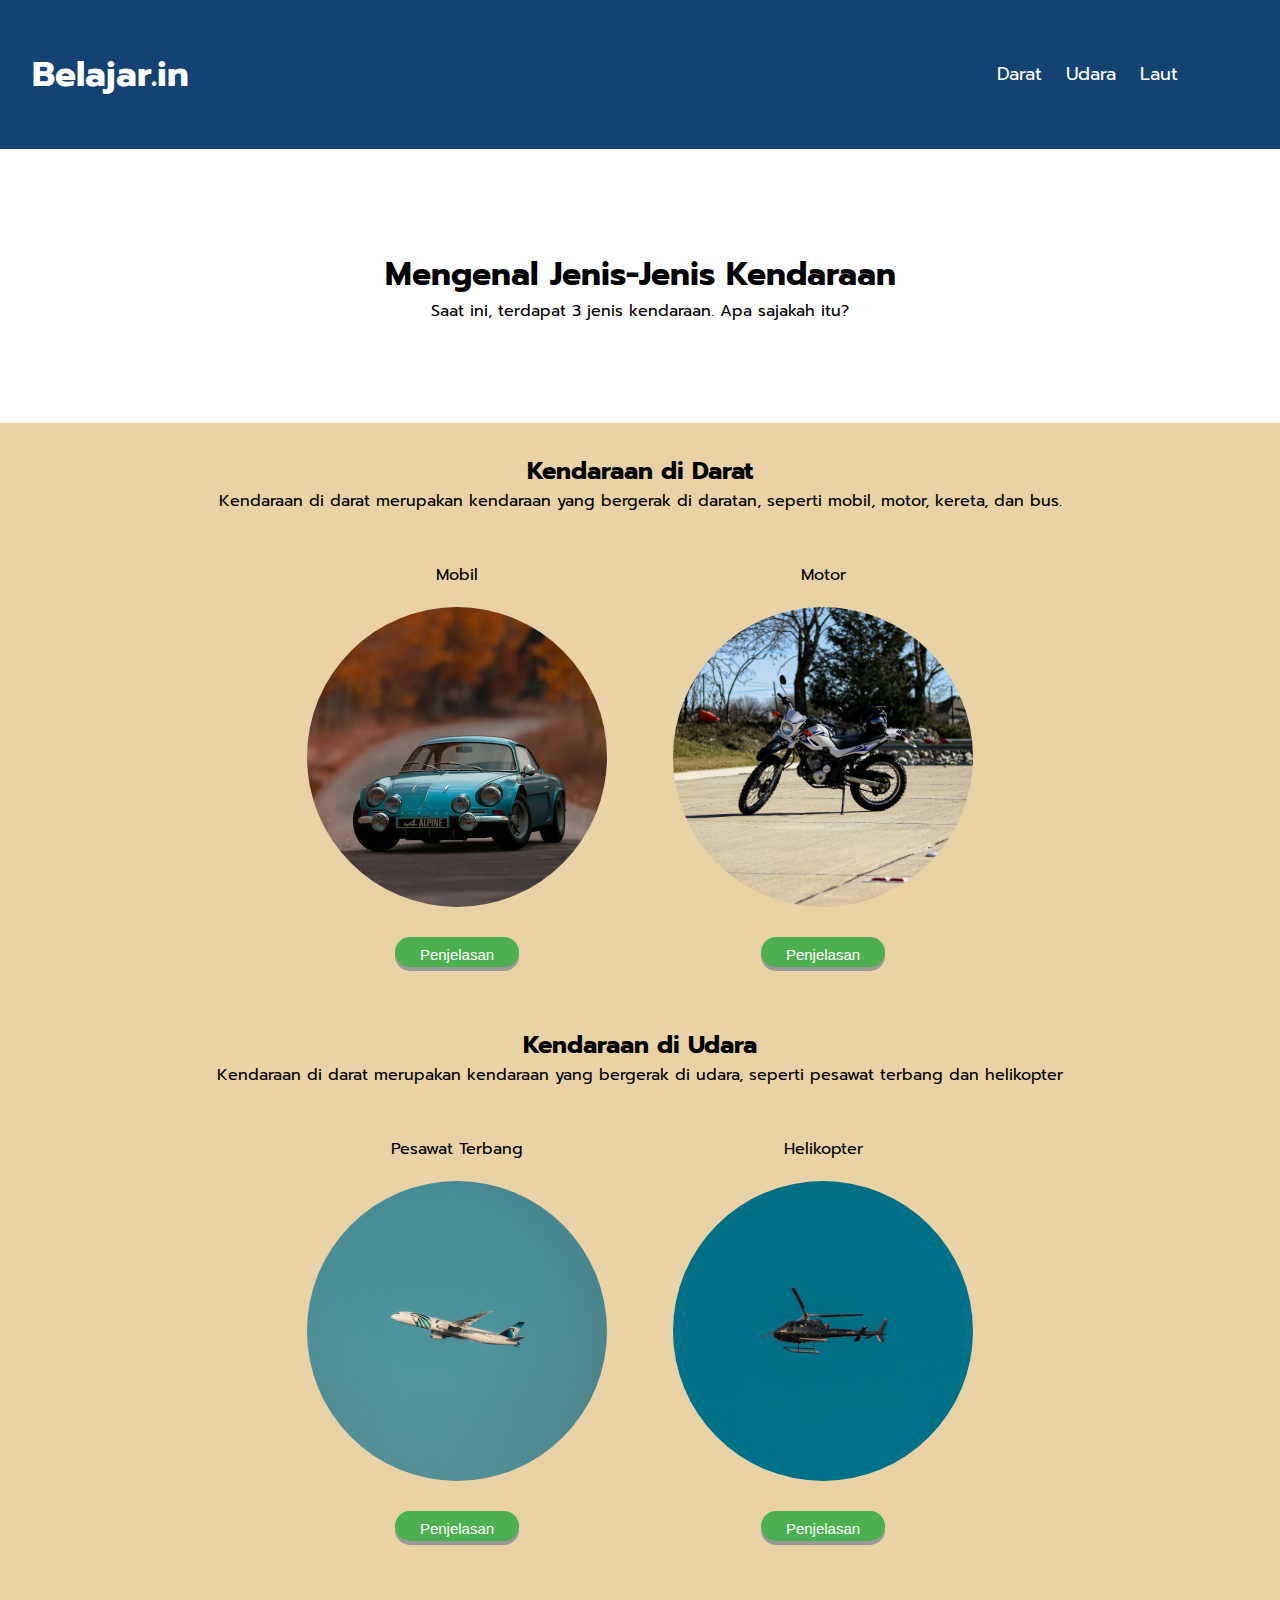
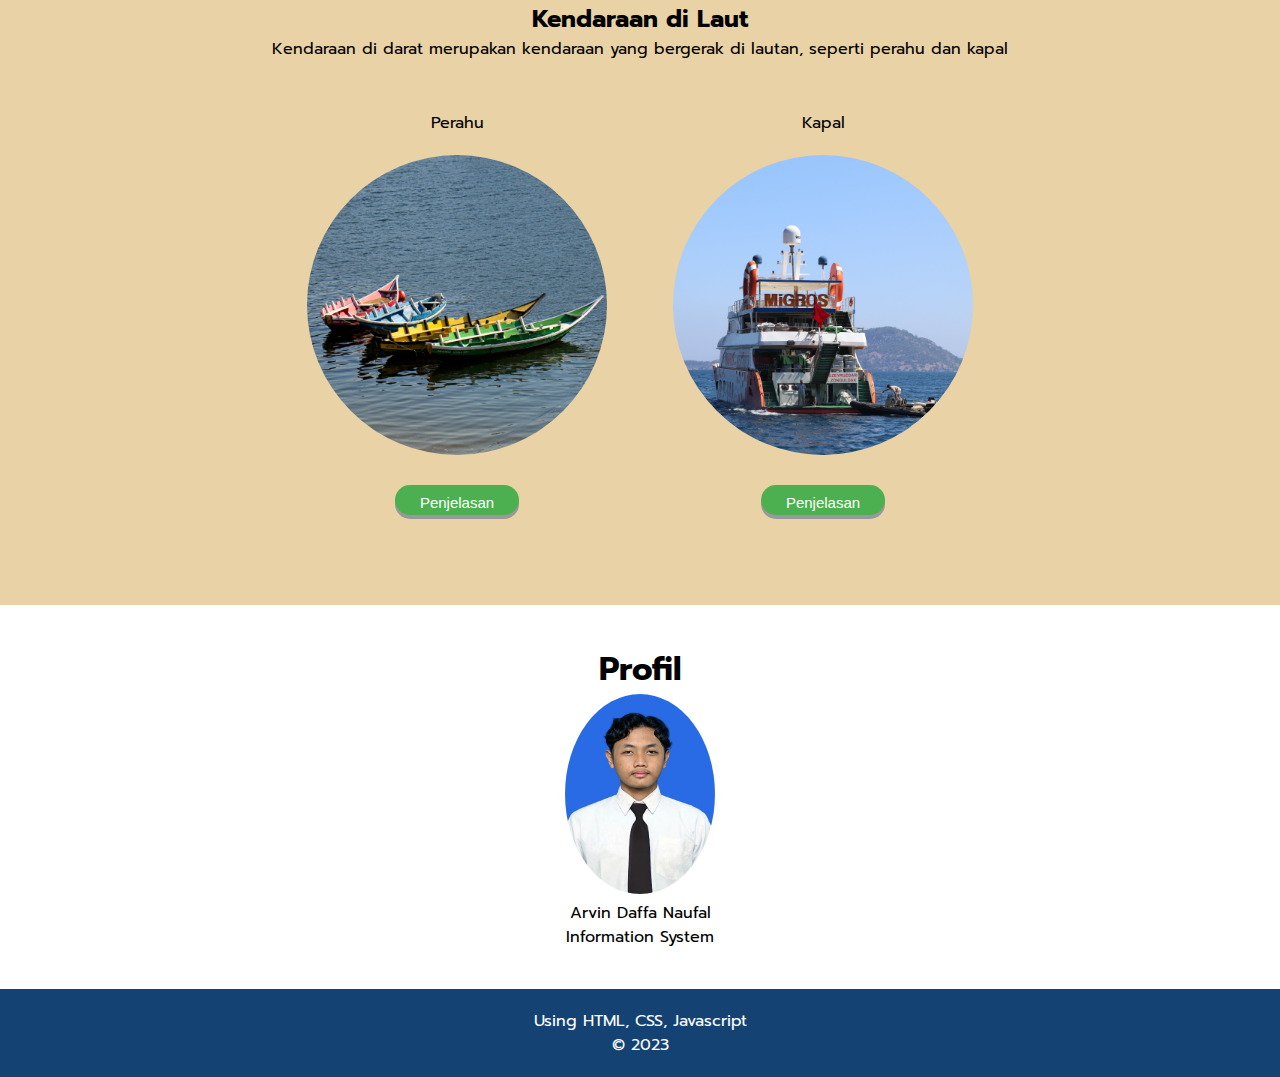
<file: Belajar Dasar Pemrograman Web/index.html>
<!DOCTYPE html>
<html>

<head>
    <meta name="viewport" content="width=device-width, initial-scale=1.0" />
    <link rel="stylesheet" href="css/style.css">
    <link rel="stylesheet" href="https://cdnjs.cloudflare.com/ajax/libs/font-awesome/4.7.0/css/font-awesome.min.css">

    <title>Jenis Kendaraan di Indonesia</title>

    <script>
        window.onscroll = function () { scrollFunction() };

        function scrollFunction() {
            if (document.body.scrollTop > 80 || document.documentElement.scrollTop > 80) {
                document.getElementById("navbar").style.padding = "30px 10px";
                document.getElementById("logo").style.fontSize = "25px";
            } else {
                document.getElementById("navbar").style.padding = "50px 20px";
                document.getElementById("logo").style.fontSize = "35px";
            }
        }

        function mobil() {
            var mobil1 = document.getElementById('mobil');

            if (mobil1.style.display == "block") {
                mobil1.style.display = "none";
            } else {
                mobil1.style.display = "block";
            }
        }

        function motor() {
            var motor1 = document.getElementById('motor');

            if (motor1.style.display == "block") {
                motor1.style.display = "none";
            } else {
                motor1.style.display = "block";
            }
        }

        function pesawat() {
            var pesawat1 = document.getElementById('pesawat');

            if (pesawat1.style.display == "block") {
                pesawat1.style.display = "none";
            } else {
                pesawat1.style.display = "block";
            }
        }

        function helikopter() {
            var helikopter1 = document.getElementById('helikopter');

            if (helikopter1.style.display == "block") {
                helikopter1.style.display = "none";
            } else {
                helikopter1.style.display = "block";
            }
        }

        function perahu() {
            var perahu1 = document.getElementById('perahu');

            if (perahu1.style.display == "block") {
                perahu1.style.display = "none";
            } else {
                perahu1.style.display = "block";
            }
        }

        function kapal() {
            var kapal1 = document.getElementById('kapal');

            if (kapal1.style.display == "block") {
                kapal1.style.display = "none";
            } else {
                kapal1.style.display = "block";
            }
        }

    </script>
</head>

<body>
    <header>
        <div class="container" id="navbar">
            <a href="#home" id="logo">Belajar.in</a>
            <div id="navbar-right">
                <a href="#darat">Darat</a>
                <a href="#udara">Udara</a>
                <a href="#laut">Laut</a>
            </div>
        </div>

        <div id="home" class="jumbotron">
            <h1>Mengenal Jenis-Jenis Kendaraan</h1>
            <p>Saat ini, terdapat 3 jenis kendaraan. Apa sajakah itu?</p>
        </div>
    </header>

    <main>
        <div class="container" id="content">
            <article id="darat">
                <h2>Kendaraan di Darat</h2>
                <p>Kendaraan di darat merupakan kendaraan yang bergerak di daratan, seperti mobil, motor, kereta, dan
                    bus.</p>

                <div id="mobill" style="padding: 30px;">
                    <p style="text-align: center; padding: 20px 0px;">Mobil</p>
                    <img src="img/mobil.jpeg" id="gambarmobil" alt="gambar mobil">
                    <button type="button" onclick="mobil();">Penjelasan</button>
                    <div id="mobil" hidden style="max-width: 300px;">
                        <p>Mobil Merupakan sebuah transportasi darat. Mobil memiliki 4 roda.</p>
                    </div>
                </div>

                <div id="motorr" style="padding: 30px;">
                    <p style="text-align: center; padding: 20px 0px;">Motor</p>
                    <img src="img/motor.jpeg" id="gambarmotor" alt="gambar motor">
                    <button type="button" onclick="motor();">Penjelasan</button>
                    <div id="motor" hidden style="max-width: 300px;">
                        <p>Motor Merupakan sebuah transportasi darat. Motor memiliki 2 roda.</p>
                    </div>
                </div>


            </article>

            <article id="udara">
                <h2>Kendaraan di Udara</h2>
                <p>Kendaraan di darat merupakan kendaraan yang bergerak di udara, seperti pesawat terbang dan helikopter
                </p>

                <div id="pesawatt" style="padding: 30px;">
                    <p style="text-align: center; padding: 20px 0px;">Pesawat Terbang</p>
                    <img src="img/pesawat.jpeg" id="gambarpesawat" alt="gambar pesawat">
                    <button type="button" onclick="pesawat();">Penjelasan</button>
                    <div id="pesawat" hidden style="max-width: 300px;">
                        Pesawat Terbang merupakan sebuah transportasi yang memiliki mobilitas cepat karena melalui
                        udara. Pada pesawat, terdapat sayap yang membuatnya dapat terbang.
                    </div>
                </div>

                <div id="helikopterr" style="padding: 30px;">
                    <p style="text-align: center; padding: 20px 0px;">Helikopter</p>
                    <img src="img/heli.jpeg" id="gambarhelikopter" alt="gambar helikopter">
                    <button type="button" onclick="helikopter();">Penjelasan</button>
                    <div id="helikopter" hidden style="max-width: 300px;">
                        Helikopter biasa dipakai di militer. Saat ini, helikopter bukan dijadikan sebagai transportasi
                        umum dan sangat jarang ditemui karena harganya yang mahal
                    </div>
                </div>
            </article>

            <article id="laut">
                <h2>Kendaraan di Laut</h2>
                <p>Kendaraan di darat merupakan kendaraan yang bergerak di lautan, seperti perahu dan kapal</p>

                <div id="perahuu" style="padding: 30px;">
                    <p style="text-align: center; padding: 20px 0px;">Perahu</p>
                    <img src="img/perahu.jpeg" id="gambarperahu" alt="gambar perahu">
                    <button type="button" onclick="perahu();">Penjelasan</button>
                    <div id="perahu" hidden style="max-width: 300px;">
                        Perahu merupakan alat transportasi di air yang sudah ada sejak jaman dahulu. Perahu banyak
                        ditemui di pantai, sungai, dan danau. Perahu merupakan cikal bakal dari kapal
                    </div>
                </div>

                <div id="kapall" style="padding: 30px;">
                    <p style="text-align: center; padding: 20px 0px;">Kapal</p>
                    <img src="img/kapal.jpeg" id="gambarkapal" alt="gambar kapal">
                    <button type="button" onclick="kapal();">Penjelasan</button>
                    <div id="kapal" hidden style="max-width: 300px;">
                        Kapal merupakan transportasi modern di air. Saat ini, kapal dijadikan moda transportasi umum
                        karena dapat mengangkut banyak penumpang dan kendaraan dari motor hingga bus. 
                    </div>
                </div>
            </article>
        </div>

        <aside>
            <h1>Profil</h1>
            <img src="img/foto-diri.jpeg" alt="Foto diri" style="width:150px; height: 200px;">
            <div>
                <p>Arvin Daffa Naufal</p>
                <p>Information System</p>
            </div>
        </aside>
    </main>

    <footer>
        <p>Using HTML, CSS, Javascript</p>
        <p> &#169; 2023</p>
    </footer>

</body>

</html>
</file>
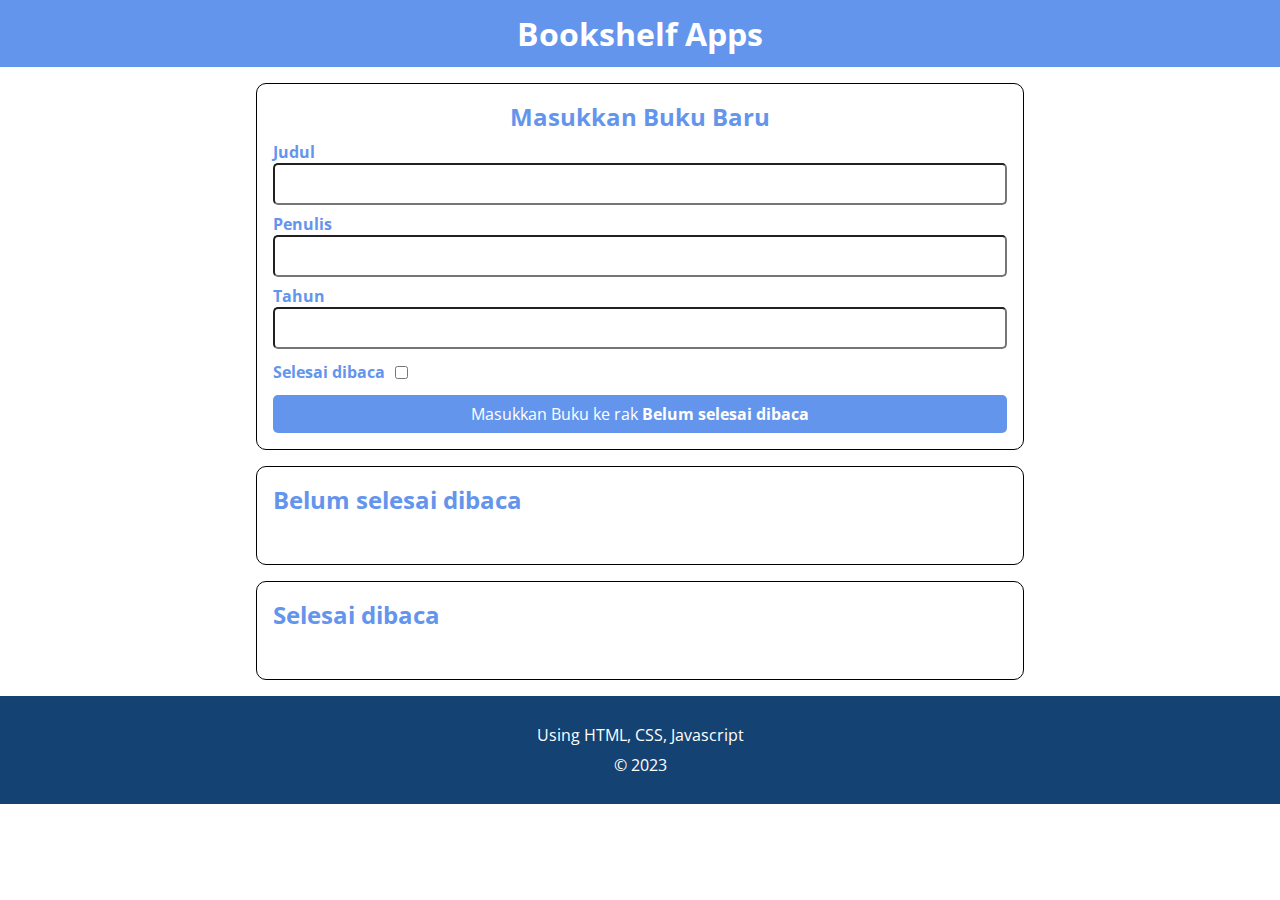
<file: bookshelf-apps/index.html>
<!doctype html>
<html lang="en">

<head>
  <meta charset="UTF-8">
  <meta name="viewport"
    content="width=device-width, user-scalable=no, initial-scale=1.0, maximum-scale=1.0, minimum-scale=1.0">
  <meta http-equiv="X-UA-Compatible" content="ie=edge">
  <title>Bookshelf Apps</title>
  <link rel="preconnect" href="https://fonts.gstatic.com">
  <link href="https://fonts.googleapis.com/css2?family=Open+Sans:wght@300;400;600;700;800&display=swap"
    rel="stylesheet">
  <link rel="stylesheet" href="style.css">
</head>

<body>
  <header class="head_bar">
    <h1 class="head_bar__title">Bookshelf Apps</h1>
  </header>
  <main>
    <section class="input_section">
      <h2>Masukkan Buku Baru</h2>
      <form id="inputBook">
        <div class="input">
          <label for="inputBookTitle">Judul</label>
          <input id="inputBookTitle" type="text" required>
        </div>
        <div class="input">
          <label for="inputBookAuthor">Penulis</label>
          <input id="inputBookAuthor" type="text" required>
        </div>
        <div class="input">
          <label for="inputBookYear">Tahun</label>
          <input id="inputBookYear" type="number" required>
        </div>
        <div class="input_inline">
          <label for="inputBookIsComplete">Selesai dibaca</label>
          <input id="inputBookIsComplete" type="checkbox">
        </div>
        <button id="bookSubmit" type="submit">Masukkan Buku ke rak <span>Belum selesai dibaca</span></button>
      </form>
    </section>

<!--     <section class="search_section">
      <h2>Cari Buku (Opsional)</h2>
      <form id="searchBook">
        <label for="searchBookTitle">Judul</label>
        <input id="searchBookTitle" type="text">
        <button id="searchSubmit" type="submit">Cari</button>
      </form>
    </section> -->

    <section class="book_shelf">
      <h2>Belum selesai dibaca</h2>

      <div id="incompleteBookshelfList" class="book_list">
        <!--      <article class="book_item">-->
        <!--        <h3>Book Title</h3>-->
        <!--        <p>Penulis: John Doe</p>-->
        <!--        <p>Tahun: 2002</p>-->
        <!--    -->
        <!--        <div class="action">-->
        <!--          <button class="green">Selesai dibaca</button>-->
        <!--          <button class="red">Hapus buku</button>-->
        <!--        </div>-->
        <!--      </article>-->
      </div>
    </section>

    <section class="book_shelf">
      <h2>Selesai dibaca</h2>

      <div id="completeBookshelfList" class="book_list">
        <!--      <article class="book_item">-->
        <!--        <h3>Book Title</h3>-->
        <!--        <p>Penulis: John Doe</p>-->
        <!--        <p>Tahun: 2002</p>-->
        <!--        -->
        <!--        <div class="action">-->
        <!--          <button class="green">Belum selesai di Baca</button>-->
        <!--          <button class="red">Hapus buku</button>-->
        <!--        </div>-->
        <!--      </article>-->
      </div>
    </section>
  </main>
  
  <footer>
    <p>Using HTML, CSS, Javascript</p>
    <p> &#169; 2023</p>
  </footer>

  <script src="js/storage.js"></script>
  <script src="js/main.js"></script>
  <script src="js/dom.js"></script>

</body>

</html>
</file>
<file: Belajar Dasar Pemrograman Web/css/style.css>
@import url('https://fonts.googleapis.com/css2?family=Prompt:wght@400;600&display=swap');

* {
    box-sizing: border-box;
    margin: 0;
    padding: 0;
}

html {
    scroll-behavior: smooth;
  }

body {
    font-family: Prompt, sans-serif;
    width: 100%;
}

header {
    display: inline;
}

#navbar {
    overflow: hidden;
    background-color: #144272;
    padding: 50px 20px;
    /* Large padding which will shrink on scroll (using JS) */
    transition: 0.4s;
    /* Adds a transition effect when the padding is decreased */
    position: fixed;
    /* Sticky/fixed navbar */
    width: 100%;
}

#navbar a {
    float: left;
    color: white;
    text-align: center;
    padding: 12px;
    text-decoration: none;
    font-size: 18px;
    line-height: 25px;
    border-radius: 4px;
}

#navbar #logo {
    font-size: 35px;
    font-weight: bold;
    transition: 0.4s;
}

#navbar a:hover {
    background-color: #ddd;
    color: black;
}

#navbar-right {
    float: right;
    padding-right: 70px;
}

@media screen and (max-width: 600px) {
    #navbar {
        padding: 20px 20px !important;
        /* Use !important to make sure that JavaScript doesn't override the padding on small screens */
    }

    #navbar a {
        float: none;
        display: block;
        text-align: left;
    }

    #navbar-right {
        float: none;
    }
}

.jumbotron {
    padding: 250px 0px 100px;
    text-align: center;
}

#mobill,
#motorr,
#pesawatt,
#helikopterr,
#perahuu,
#kapall {
    display: inline-flex;
    flex-flow: column;
    max-width: fit-content;
}


article button {
    text-align: center;
    margin: 30px;
    height: 30px;
    align-self: center;
}

img {
    border-radius: 50%;
    width: 100%;
    height: auto;
    max-height: 300px;
}

#content {
    padding: 30px;
    background-color: #E8D2A6;
    text-align: center;
}

aside {
    padding: 40px;
    text-align: center;
}

button {
    display: inline-block;
    padding: 9px 25px;
    font-size: 15px;
    cursor: pointer;
    text-align: center;
    text-decoration: none;
    outline: none;
    color: #fff;
    background-color: #4CAF50;
    border: none;
    border-radius: 15px;
    box-shadow: 0 4px #999;
}

button:hover {background-color: #3e8e41}

button:active {
  background-color: #3e8e41;
  box-shadow: 0 5px #666;
  transform: translateY(4px);
}

footer {
    padding: 20px;
    background-color: #144272;
    color: white;
}

footer p {
    text-align: center;
}
</file>
<file: bookshelf-apps/style.css>
* {
    padding: 0;
    margin: 0;
    box-sizing: border-box;
}

body, input, button {
    font-family: 'Open Sans', sans-serif;
}

input, button {
    font-size: 16px;
}

footer {
    text-align: center;
    padding: 20px;
    background-color: #144272;
    color: white;
}

.head_bar {
    padding: 12px;
    display: flex;
    align-items: center;
    justify-content: center;
    background-color: cornflowerblue;
    color: white;
}

main {
    max-width: 800px;
    width: 80%;
    margin: 0 auto;
    padding: 16px;

}

.input_section {
    display: flex;
    flex-direction: column;
    padding: 16px;
    border: 1px solid black;
    border-radius: 10px;
}

.input_section > h2 {
    text-align: center;
    color: cornflowerblue;
}

.input_section > form > .input {
    margin: 8px 0;
}

.input_section > form > button {
    background-color: cornflowerblue;
    color: white;
    border: 0;
    border-radius: 5px;
    display: block;
    width: 100%;
    padding: 8px;
    cursor: pointer;
}

.input_section > form > button > span {
    font-weight: bold;
}

.input_section > form > .input > input {
    display: block;
    width: 100%;
    padding: 8px;
    border-radius: 5px;
}


.input_section > form > .input > label {
    color: cornflowerblue;
    font-weight: bold;
}

.input_section > form > .input_inline {
    margin: 12px 0;
    display: flex;
    align-items: center;
}

.input_section > form > .input_inline > label {
    color: cornflowerblue;
    font-weight: bold;
    margin-right: 10px;
}

.search_section {
    margin: 16px 0;
    display: flex;
    flex-direction: column;
    align-items: center;
    padding: 16px;
    border: 1px solid black;
    border-radius: 10px;
}

.search_section > h2 {
    color: cornflowerblue;
}

.search_section > form {
    padding: 16px;
    width: 100%;
    display: grid;
    grid-template-columns: auto 1fr 0.5fr;
    grid-gap: 10px;
}

.search_section > form > label {
    display: flex;
    align-items: center;
}

.search_section > form > input {
    padding: 5px;
    border-radius: 5px;
}

.search_section > form > button {
    background-color: cornflowerblue;
    color: white;
    border: 0;
    border-radius: 5px;
    cursor: pointer;
}

.book_shelf {
    margin: 16px 0 0 0;
    border: 1px solid black;
    padding: 16px;
    border-radius: 10px;
}

.book_shelf > h2 {
    color: cornflowerblue;
}

.book_shelf > .book_list {
    padding: 16px;
}

.book_shelf > .book_list > .book_item {
    padding: 8px 16px 16px 16px;
    border: 1px solid black;
    border-radius: 5px;
    margin: 10px 0;
}

.book_shelf > .book_list > .book_item > h3, p {
    margin: 8px 0;
}

.book_shelf > .book_list > .book_item > .action > button {
    border: 0;
    padding: 5px;
    margin: 0 5px 0 0;
    border-radius: 5px;
    cursor: pointer;
}

.book_shelf > .book_list > .book_item > .action > .green {
    background-color: darkgreen;
    color: white;
}

.book_shelf > .book_list > .book_item > .action > .red {
    background-color: darkred;
    color: white;
}
</file>
